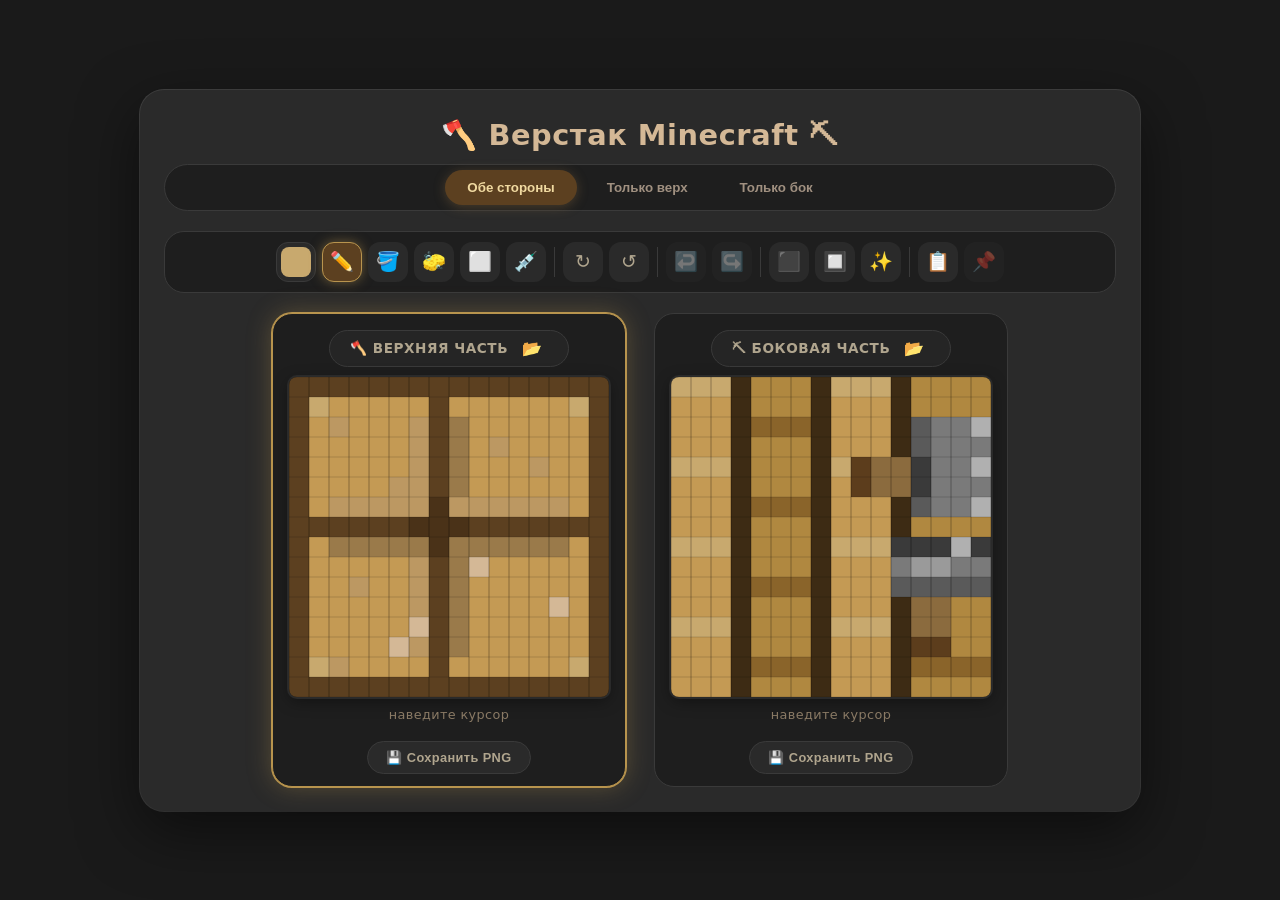
<file: textures/texture_creator.html>
<!DOCTYPE html>
<html lang="ru">
<head>
    <meta charset="UTF-8">
    <meta name="viewport" content="width=device-width, initial-scale=1.0, user-scalable=yes">
    <title>Редактор текстуры верстака Minecraft 16×16</title>
    <style>
        :root {
            --bg: #1a1a1a;
            --surface: #2a2a2a;
            --text: #e0d6c2;
            --accent: #8b6b3e;
            --border: #444;
            --active: #b8944e;
        }
        * {
            margin: 0;
            padding: 0;
            box-sizing: border-box;
        }
        body {
            background: var(--bg);
            font-family: 'Segoe UI', system-ui, sans-serif;
            display: flex;
            justify-content: center;
            align-items: center;
            min-height: 100vh;
            padding: 20px;
            color: var(--text);
        }
        .container {
            background: var(--surface);
            border-radius: 24px;
            padding: 28px 24px 24px;
            box-shadow: 0 20px 60px rgba(0, 0, 0, 0.5), 0 0 0 1px var(--border);
            max-width: 1000px;
            width: 100%;
            display: flex;
            flex-direction: column;
            gap: 20px;
        }
        h1 {
            font-size: 1.8rem;
            font-weight: 700;
            letter-spacing: 0.02em;
            color: #d4b896;
            text-align: center;
            margin-bottom: -8px;
        }
        .view-selector {
            display: flex;
            gap: 8px;
            background: #1e1e1e;
            border-radius: 30px;
            padding: 5px;
            border: 1px solid #3a3a3a;
            justify-content: center;
        }
        .view-btn {
            padding: 10px 22px;
            border-radius: 25px;
            border: none;
            cursor: pointer;
            font-weight: 600;
            background: transparent;
            color: #a09080;
            transition: all 0.25s;
        }
        .view-btn:hover {
            color: #d4b896;
            background: rgba(255, 255, 255, 0.04);
        }
        .view-btn.active {
            background: #5c4020;
            color: #f0d9a0;
            box-shadow: 0 2px 12px rgba(139, 107, 62, 0.4);
        }
        .toolbar {
            display: flex;
            flex-wrap: wrap;
            align-items: center;
            gap: 6px;
            background: #1e1e1e;
            border-radius: 20px;
            padding: 10px 12px;
            border: 1px solid #3a3a3a;
            justify-content: center;
        }
        .tool-btn {
            width: 40px;
            height: 40px;
            border-radius: 12px;
            border: 1px solid transparent;
            background: #2a2a2a;
            font-size: 1.2rem;
            cursor: pointer;
            display: flex;
            align-items: center;
            justify-content: center;
            transition: 0.2s;
            color: #b0a58e;
            position: relative;
        }
        .tool-btn:hover {
            background: #3a3a3a;
            color: #e0d6c2;
        }
        .tool-btn.active {
            background: #5c4020;
            border-color: #b8944e;
            color: #f0d9a0;
            box-shadow: 0 0 12px rgba(184, 148, 78, 0.5);
        }
        .tool-btn:disabled {
            opacity: 0.4;
            cursor: not-allowed;
            pointer-events: none;
        }
        .color-picker {
            width: 40px;
            height: 40px;
            border: none;
            border-radius: 12px;
            cursor: pointer;
            background: #2a2a2a;
            padding: 4px;
            border: 1px solid #3a3a3a;
        }
        .color-picker::-webkit-color-swatch-wrapper {
            padding: 0;
        }
        .color-picker::-webkit-color-swatch {
            border: none;
            border-radius: 8px;
        }
        .tool-separator {
            width: 1px;
            height: 30px;
            background: #3a3a3a;
            margin: 0 2px;
        }
        .textures-row {
            display: flex;
            gap: 28px;
            flex-wrap: wrap;
            justify-content: center;
        }
        .texture-card {
            background: #1e1e1e;
            border-radius: 20px;
            padding: 16px 16px 12px;
            border: 1px solid #3a3a3a;
            display: flex;
            flex-direction: column;
            align-items: center;
            gap: 10px;
            transition: all 0.25s;
            position: relative;
        }
        .texture-card.active-edit {
            border-color: var(--active);
            box-shadow: 0 0 24px rgba(184, 148, 78, 0.35), 0 0 0 1px var(--active);
        }
        .texture-label {
            font-weight: 700;
            letter-spacing: 0.04em;
            text-transform: uppercase;
            color: #b0a58e;
            background: #252525;
            padding: 6px 20px;
            border-radius: 20px;
            border: 1px solid #3a3a3a;
            font-size: 0.85rem;
            display: flex;
            align-items: center;
            gap: 8px;
        }
        .texture-label .load-btn {
            background: none;
            border: none;
            color: #b0a58e;
            cursor: pointer;
            font-size: 1rem;
            padding: 2px 6px;
            border-radius: 8px;
            transition: 0.2s;
        }
        .texture-label .load-btn:hover {
            background: #3a3a3a;
            color: #f0d9a0;
        }
        canvas {
            border-radius: 8px;
            image-rendering: crisp-edges;
            image-rendering: pixelated;
            box-shadow: 0 0 0 2px #2a2a2a, 0 4px 16px rgba(0, 0, 0, 0.4);
            cursor: crosshair;
            background: #111;
        }
        canvas.paste-mode {
            cursor: copy;
            box-shadow: 0 0 0 3px #f0d9a0, 0 0 20px rgba(240, 217, 160, 0.4);
        }
        .pixel-info {
            font-size: 0.8rem;
            color: #8a7a65;
            min-height: 24px;
            letter-spacing: 0.03em;
            transition: color 0.2s;
        }
        .save-btn {
            background: #2a2a2a;
            border: 1px solid #3a3a3a;
            border-radius: 20px;
            padding: 8px 18px;
            color: #b0a58e;
            font-weight: 600;
            font-size: 0.8rem;
            cursor: pointer;
            display: flex;
            align-items: center;
            gap: 6px;
            transition: 0.2s;
            letter-spacing: 0.03em;
        }
        .save-btn:hover {
            background: #3a3a3a;
            color: #f0d9a0;
            border-color: #6b5030;
        }
        .paste-indicator {
            font-size: 0.8rem;
            color: #f0d9a0;
            background: #5c4020;
            padding: 4px 14px;
            border-radius: 14px;
            display: none;
            align-items: center;
            gap: 6px;
        }
        .paste-indicator.visible {
            display: inline-flex;
        }
        @media (max-width: 750px) {
            .textures-row { gap: 16px; }
            .toolbar { gap: 3px; padding: 6px; }
            .tool-btn { width: 34px; height: 34px; font-size: 1rem; }
            canvas { width: 260px; height: 260px; }
        }
    </style>
</head>
<body>
<div class="container">
    <h1>🪓 Верстак Minecraft ⛏</h1>

    <div class="view-selector" id="viewSelector">
        <button class="view-btn active" data-view="both">Обе стороны</button>
        <button class="view-btn" data-view="top">Только верх</button>
        <button class="view-btn" data-view="side">Только бок</button>
    </div>

    <div class="toolbar" id="toolbar">
        <input type="color" id="colorPicker" class="color-picker" value="#c8a96e" title="Текущий цвет">

        <button class="tool-btn active" data-tool="pen" title="Карандаш (рисовать)">✏️</button>
        <button class="tool-btn" data-tool="fill" title="Заливка (ведро)">🪣</button>
        <button class="tool-btn" data-tool="eraser" title="Ластик (прозрачность)">🧽</button>
        <button class="tool-btn" data-tool="select" title="Выделение области">⬜</button>
        <button class="tool-btn" data-tool="eyedropper" title="Пипетка (взять цвет)">💉</button>

        <span class="tool-separator"></span>

        <button class="tool-btn" id="rotateCW" title="Повернуть по часовой">↻</button>
        <button class="tool-btn" id="rotateCCW" title="Повернуть против часовой">↺</button>

        <span class="tool-separator"></span>

        <button class="tool-btn" id="undoBtn" title="Назад (Ctrl+Z)">↩️</button>
        <button class="tool-btn" id="redoBtn" title="Вперёд (Ctrl+Y)">↪️</button>

        <span class="tool-separator"></span>

        <button class="tool-btn" id="fillSolid" title="Залить выделение сплошным">⬛</button>
        <button class="tool-btn" id="fillGrid" title="Залить выделение решёткой">🔲</button>
        <button class="tool-btn" id="smoothBtn" title="Сгладить выделение">✨</button>

        <span class="tool-separator"></span>

        <button class="tool-btn" id="copyBtn" title="Копировать выделенное (Ctrl+C)">📋</button>
        <button class="tool-btn" id="pasteBtn" title="Вставить скопированное">📌</button>

        <span class="paste-indicator" id="pasteIndicator">📌 Режим вставки (Esc – отмена)</span>
    </div>

    <div class="textures-row" id="texturesRow">
        <div class="texture-card active-edit" id="cardTop">
            <span class="texture-label">
                🪓 Верхняя часть
                <button class="load-btn" id="loadTopBtn" title="Загрузить изображение">📂</button>
            </span>
            <canvas id="canvasTop" width="320" height="320"></canvas>
            <span class="pixel-info" id="pixelInfoTop">наведите курсор</span>
            <button class="save-btn" id="saveTop">💾 Сохранить PNG</button>
        </div>
        <div class="texture-card" id="cardSide">
            <span class="texture-label">
                ⛏ Боковая часть
                <button class="load-btn" id="loadSideBtn" title="Загрузить изображение">📂</button>
            </span>
            <canvas id="canvasSide" width="320" height="320"></canvas>
            <span class="pixel-info" id="pixelInfoSide">наведите курсор</span>
            <button class="save-btn" id="saveSide">💾 Сохранить PNG</button>
        </div>
    </div>
</div>

<input type="file" id="fileInputTop" accept="image/*" style="display:none">
<input type="file" id="fileInputSide" accept="image/*" style="display:none">

<script>
    (function() {
        const SCALE = 20;
        const TEX_SIZE = 16;
        const CANVAS_SIZE = TEX_SIZE * SCALE;
        const TRANSPARENT = 'transparent'; // специальное значение прозрачного пикселя

        const PALETTE = {
            woodLight: '#c8a96e',
            woodMid: '#bc9862',
            woodDark: '#9a7a4a',
            woodDarker: '#7a5c34',
            woodVeryDark: '#5c4020',
            woodShadow: '#4a3218',
            woodHighlight: '#d4b896',
            woodPlankLight: '#c49a54',
            woodPlankMid: '#b08840',
            woodPlankDark: '#8a642a',
            woodPlankLine: '#3d2b14',
            ironLight: '#9a9a9a',
            ironMid: '#7a7a7a',
            ironDark: '#5a5a5a',
            ironVeryDark: '#3a3a3a',
            ironEdge: '#b0b0b0',
            handleLight: '#8b6b3e',
            handleDark: '#5c3d1c',
            sawTooth: '#d4d4d4',
            sawBlade: '#8a8a8a'
        };

        function createTopTexture() {
            const t = PALETTE;
            const data = Array(TEX_SIZE).fill().map(() => Array(TEX_SIZE).fill(t.woodPlankLight));
            for (let i = 0; i < TEX_SIZE; i++) {
                data[0][i] = t.woodVeryDark;
                data[TEX_SIZE - 1][i] = t.woodVeryDark;
                data[i][0] = t.woodVeryDark;
                data[i][TEX_SIZE - 1] = t.woodVeryDark;
            }
            const cx = 7, cy = 7;
            for (let x = 1; x < TEX_SIZE - 1; x++) data[cy][x] = t.woodVeryDark;
            for (let y = 1; y < TEX_SIZE - 1; y++) data[y][cx] = t.woodVeryDark;
            for (let x = 2; x < TEX_SIZE - 2; x++)
                if (data[cy - 1][x] === t.woodPlankLight) data[cy - 1][x] = t.woodMid;
            for (let x = 2; x < TEX_SIZE - 2; x++)
                if (data[cy + 1][x] === t.woodPlankLight) data[cy + 1][x] = t.woodDark;
            for (let y = 2; y < TEX_SIZE - 2; y++)
                if (data[y][cx - 1] === t.woodPlankLight) data[y][cx - 1] = t.woodMid;
            for (let y = 2; y < TEX_SIZE - 2; y++)
                if (data[y][cx + 1] === t.woodPlankLight) data[y][cx + 1] = t.woodDark;
            data[cy][cx] = t.woodShadow;
            data[cy - 1][cx] = t.woodShadow;
            data[cy + 1][cx] = t.woodShadow;
            data[cy][cx - 1] = t.woodShadow;
            data[cy][cx + 1] = t.woodShadow;
            const specks = [[2,2],[4,12],[10,3],[13,5],[3,10],[11,13],[14,2],[5,5],[9,9],[12,6]];
            specks.forEach(([y, x]) => {
                if (y>0 && y<TEX_SIZE-1 && x>0 && x<TEX_SIZE-1) data[y][x] = (y+x)%3===0 ? t.woodHighlight : t.woodMid;
            });
            data[1][1] = t.woodLight;
            data[1][TEX_SIZE-2] = t.woodLight;
            data[TEX_SIZE-2][1] = t.woodLight;
            data[TEX_SIZE-2][TEX_SIZE-2] = t.woodLight;
            return data;
        }

        function createSideTexture() {
            const t = PALETTE;
            const data = Array(TEX_SIZE).fill().map(() => Array(TEX_SIZE).fill(t.woodPlankLight));
            for (let y = 0; y < TEX_SIZE; y++) {
                for (let x = 0; x < TEX_SIZE; x++) {
                    const sec = Math.floor(x/4);
                    data[y][x] = (sec===0 || sec===2) ? t.woodPlankLight : t.woodPlankMid;
                }
            }
            for (let y = 0; y < TEX_SIZE; y++) { data[y][3]=t.woodPlankLine; data[y][7]=t.woodPlankLine; data[y][11]=t.woodPlankLine; }
            for (let y = 0; y < TEX_SIZE; y++) {
                for (let x = 0; x < TEX_SIZE; x++) {
                    if (x===3||x===7||x===11) continue;
                    if (y%4===0 && data[y][x]===t.woodPlankLight) data[y][x]=t.woodLight;
                    else if (y%4===2 && data[y][x]===t.woodPlankMid) data[y][x]=t.woodPlankDark;
                }
            }
            for (let y=2; y<=6; y++) for (let x=12; x<=14; x++) data[y][x]=t.ironMid;
            data[2][15]=t.ironEdge; data[3][15]=t.ironMid; data[4][15]=t.ironEdge; data[5][15]=t.ironMid; data[6][15]=t.ironEdge;
            for (let y=2; y<=6; y++) data[y][12]=t.ironDark;
            data[4][10]=t.handleLight; data[4][11]=t.handleLight; data[5][10]=t.handleLight; data[5][11]=t.handleLight;
            data[4][9]=t.handleDark; data[5][9]=t.handleDark;
            data[4][12]=t.ironVeryDark; data[5][12]=t.ironVeryDark;
            for (let y=8; y<=13; y++) { data[y][12]=t.handleLight; data[y][13]=t.handleLight; }
            for (let x=11; x<=15; x++) { data[8][x]=t.ironEdge; data[9][x]=t.ironMid; data[10][x]=t.ironDark; }
            data[9][12]=t.ironLight; data[9][13]=t.ironLight;
            data[8][11]=t.ironVeryDark; data[8][15]=t.ironVeryDark; data[8][12]=t.ironVeryDark; data[8][13]=t.ironVeryDark;
            data[13][12]=t.handleDark; data[13][13]=t.handleDark;
            return data;
        }

        let topTexture = createTopTexture();
        let sideTexture = createSideTexture();
        let activeSide = 'top';
        let currentColor = '#c8a96e';
        let currentTool = 'pen';
        let selection = null;
        let isSelecting = false;
        let selectStart = null;
        let selectEnd = null;

        let clipboard = null;
        let pasteMode = false;

        const historyTop = [];
        const historySide = [];
        let historyIdxTop = -1;
        let historyIdxSide = -1;

        function deepCopyTex(tex) {
            return tex.map(row => [...row]);
        }

        function pushHistory(side) {
            const tex = side === 'top' ? topTexture : sideTexture;
            const historyArr = side === 'top' ? historyTop : historySide;
            let idxRef = side === 'top' ? historyIdxTop : historyIdxSide;
            const copy = deepCopyTex(tex);
            if (idxRef < historyArr.length - 1) historyArr.splice(idxRef + 1);
            historyArr.push(copy);
            if (historyArr.length > 50) historyArr.shift();
            if (side === 'top') historyIdxTop = historyArr.length - 1;
            else historyIdxSide = historyArr.length - 1;
            updateUndoRedoButtons();
        }

        function performUndo(side) {
            const historyArr = side === 'top' ? historyTop : historySide;
            let idxRef = side === 'top' ? historyIdxTop : historyIdxSide;
            if (idxRef <= 0) return;
            idxRef--;
            if (side === 'top') {
                historyIdxTop = idxRef;
                topTexture = deepCopyTex(historyArr[idxRef]);
            } else {
                historyIdxSide = idxRef;
                sideTexture = deepCopyTex(historyArr[idxRef]);
            }
            selection = null;
            redrawAll();
            updateUndoRedoButtons();
        }

        function performRedo(side) {
            const historyArr = side === 'top' ? historyTop : historySide;
            let idxRef = side === 'top' ? historyIdxTop : historyIdxSide;
            if (idxRef >= historyArr.length - 1) return;
            idxRef++;
            if (side === 'top') {
                historyIdxTop = idxRef;
                topTexture = deepCopyTex(historyArr[idxRef]);
            } else {
                historyIdxSide = idxRef;
                sideTexture = deepCopyTex(historyArr[idxRef]);
            }
            selection = null;
            redrawAll();
            updateUndoRedoButtons();
        }

        function updateUndoRedoButtons() {
            const undoBtn = document.getElementById('undoBtn');
            const redoBtn = document.getElementById('redoBtn');
            const idx = activeSide === 'top' ? historyIdxTop : historyIdxSide;
            const arr = activeSide === 'top' ? historyTop : historySide;
            undoBtn.disabled = idx <= 0;
            redoBtn.disabled = idx >= arr.length - 1;
        }

        const canvasTop = document.getElementById('canvasTop');
        const canvasSide = document.getElementById('canvasSide');
        const cardTop = document.getElementById('cardTop');
        const cardSide = document.getElementById('cardSide');
        const pixelInfoTop = document.getElementById('pixelInfoTop');
        const pixelInfoSide = document.getElementById('pixelInfoSide');
        const colorPicker = document.getElementById('colorPicker');
        const viewSelector = document.getElementById('viewSelector');
        const pasteIndicator = document.getElementById('pasteIndicator');
        const copyBtn = document.getElementById('copyBtn');
        const pasteBtn = document.getElementById('pasteBtn');
        const smoothBtn = document.getElementById('smoothBtn');

        function getActiveTextureData() {
            return activeSide === 'top' ? topTexture : sideTexture;
        }

        function getActiveCanvas() {
            return activeSide === 'top' ? canvasTop : canvasSide;
        }

        function mouseToTexel(canvas, e) {
            const rect = canvas.getBoundingClientRect();
            const cssScaleX = rect.width / canvas.width;
            const cssScaleY = rect.height / canvas.height;
            const canvasX = (e.clientX - rect.left) / cssScaleX;
            const canvasY = (e.clientY - rect.top) / cssScaleY;
            const tx = Math.floor(canvasX / SCALE);
            const ty = Math.floor(canvasY / SCALE);
            if (tx >= 0 && tx < TEX_SIZE && ty >= 0 && ty < TEX_SIZE) return { x: tx, y: ty };
            return null;
        }

        function drawCheckerboard(ctx) {
            for (let y = 0; y < TEX_SIZE; y++) {
                for (let x = 0; x < TEX_SIZE; x++) {
                    ctx.fillStyle = (x + y) % 2 === 0 ? '#cccccc' : '#ffffff';
                    ctx.fillRect(x * SCALE, y * SCALE, SCALE, SCALE);
                }
            }
        }

        function drawTexture(canvas, textureData, selectionRect = null) {
            const ctx = canvas.getContext('2d');
            canvas.width = CANVAS_SIZE;
            canvas.height = CANVAS_SIZE;
            ctx.clearRect(0, 0, CANVAS_SIZE, CANVAS_SIZE);
            drawCheckerboard(ctx);
            for (let y = 0; y < TEX_SIZE; y++) {
                for (let x = 0; x < TEX_SIZE; x++) {
                    const col = textureData[y][x];
                    if (col !== TRANSPARENT) {
                        ctx.fillStyle = col;
                        ctx.fillRect(x * SCALE, y * SCALE, SCALE, SCALE);
                    }
                }
            }
            ctx.strokeStyle = 'rgba(0,0,0,0.2)';
            ctx.lineWidth = 0.8;
            for (let i = 0; i <= TEX_SIZE; i++) {
                const pos = i * SCALE;
                ctx.beginPath();
                ctx.moveTo(pos, 0);
                ctx.lineTo(pos, CANVAS_SIZE);
                ctx.stroke();
                ctx.moveTo(0, pos);
                ctx.lineTo(CANVAS_SIZE, pos);
                ctx.stroke();
            }
            if (selectionRect && selectionRect.w > 0 && selectionRect.h > 0) {
                ctx.save();
                ctx.strokeStyle = '#f0d9a0';
                ctx.lineWidth = 3;
                ctx.setLineDash([6, 4]);
                ctx.strokeRect(
                    selectionRect.x * SCALE,
                    selectionRect.y * SCALE,
                    selectionRect.w * SCALE,
                    selectionRect.h * SCALE
                );
                ctx.restore();
            }
        }

        function redrawActive() {
            drawTexture(getActiveCanvas(), getActiveTextureData(), selection);
        }

        function redrawAll() {
            drawTexture(canvasTop, topTexture, (activeSide === 'top' ? selection : null));
            drawTexture(canvasSide, sideTexture, (activeSide === 'side' ? selection : null));
        }

        function floodFill(texData, startX, startY, fillColor) {
            const targetColor = texData[startY][startX];
            if (targetColor === fillColor) return;
            const queue = [[startX, startY]];
            const visited = Array(TEX_SIZE).fill().map(() => Array(TEX_SIZE).fill(false));
            visited[startY][startX] = true;
            const dirs = [[1,0],[-1,0],[0,1],[0,-1]];
            while (queue.length) {
                const [x, y] = queue.shift();
                texData[y][x] = fillColor;
                for (const [dx, dy] of dirs) {
                    const nx = x + dx, ny = y + dy;
                    if (nx >= 0 && nx < TEX_SIZE && ny >= 0 && ny < TEX_SIZE && !visited[ny][nx] && texData[ny][nx] === targetColor) {
                        visited[ny][nx] = true;
                        queue.push([nx, ny]);
                    }
                }
            }
        }

        function rotateCW(arr) {
            const n = TEX_SIZE;
            const rotated = Array(n).fill().map(() => Array(n));
            for (let y = 0; y < n; y++)
                for (let x = 0; x < n; x++)
                    rotated[x][n - 1 - y] = arr[y][x];
            return rotated;
        }

        function rotateCCW(arr) {
            const n = TEX_SIZE;
            const rotated = Array(n).fill().map(() => Array(n));
            for (let y = 0; y < n; y++)
                for (let x = 0; x < n; x++)
                    rotated[n - 1 - x][y] = arr[y][x];
            return rotated;
        }

        function fillSelectionSolid() {
            if (!selection || selection.w <= 0 || selection.h <= 0) return;
            const data = getActiveTextureData();
            const { x, y, w, h } = selection;
            for (let dy = 0; dy < h; dy++)
                for (let dx = 0; dx < w; dx++)
                    data[y + dy][x + dx] = currentColor;
            pushHistory(activeSide);
            redrawActive();
        }

        function fillSelectionGrid() {
            if (!selection || selection.w <= 0 || selection.h <= 0) return;
            const data = getActiveTextureData();
            const { x, y, w, h } = selection;
            for (let dy = 0; dy < h; dy++)
                for (let dx = 0; dx < w; dx++)
                    if ((dx + dy) % 2 === 0) data[y + dy][x + dx] = currentColor;
            pushHistory(activeSide);
            redrawActive();
        }

        function smoothSelection() {
            if (!selection || selection.w <= 0 || selection.h <= 0) return;
            const data = getActiveTextureData();
            const { x: sx, y: sy, w, h } = selection;
            const copy = deepCopyTex(data);
            for (let dy = 0; dy < h; dy++) {
                for (let dx = 0; dx < w; dx++) {
                    const px = sx + dx;
                    const py = sy + dy;
                    let r = 0, g = 0, b = 0, count = 0;
                    for (let ny = py - 1; ny <= py + 1; ny++) {
                        for (let nx = px - 1; nx <= px + 1; nx++) {
                            if (nx >= 0 && nx < TEX_SIZE && ny >= 0 && ny < TEX_SIZE) {
                                const hex = copy[ny][nx];
                                if (hex !== TRANSPARENT) {
                                    const rgb = hexToRgb(hex);
                                    r += rgb.r; g += rgb.g; b += rgb.b;
                                    count++;
                                }
                            }
                        }
                    }
                    if (count > 0) {
                        data[py][px] = rgbToHex(Math.round(r/count), Math.round(g/count), Math.round(b/count));
                    } // иначе оставляем как есть (прозрачный или что было)
                }
            }
            pushHistory(activeSide);
            redrawActive();
        }

        function hexToRgb(hex) {
            const c = hex.substring(1);
            const bigint = parseInt(c, 16);
            return { r: (bigint >> 16) & 255, g: (bigint >> 8) & 255, b: bigint & 255 };
        }

        function rgbToHex(r, g, b) {
            return '#' + ((1 << 24) + (r << 16) + (g << 8) + b).toString(16).slice(1);
        }

        function copySelection() {
            if (!selection || selection.w <= 0 || selection.h <= 0) return;
            const data = getActiveTextureData();
            const { x, y, w, h } = selection;
            const copied = Array(h).fill().map(() => Array(w));
            for (let dy = 0; dy < h; dy++)
                for (let dx = 0; dx < w; dx++)
                    copied[dy][dx] = data[y + dy][x + dx];
            clipboard = { data: copied, w, h };
            pasteBtn.disabled = false;
            copyBtn.style.background = '#4a3a1a';
            setTimeout(() => { copyBtn.style.background = ''; }, 200);
        }

        function enterPasteMode() {
            if (!clipboard) return;
            pasteMode = true;
            currentTool = null;
            document.querySelectorAll('.tool-btn[data-tool]').forEach(b => b.classList.remove('active'));
            pasteBtn.classList.add('active');
            pasteIndicator.classList.add('visible');
            canvasTop.classList.add('paste-mode');
            canvasSide.classList.add('paste-mode');
            selection = null;
            redrawAll();
        }

        function exitPasteMode() {
            pasteMode = false;
            pasteBtn.classList.remove('active');
            pasteIndicator.classList.remove('visible');
            canvasTop.classList.remove('paste-mode');
            canvasSide.classList.remove('paste-mode');
            currentTool = 'pen';
            document.querySelectorAll('.tool-btn[data-tool]').forEach(b => b.classList.remove('active'));
            const penBtn = document.querySelector('.tool-btn[data-tool="pen"]');
            if (penBtn) penBtn.classList.add('active');
            redrawAll();
        }

        function pasteAt(texel) {
            if (!clipboard || !texel) return;
            const data = getActiveTextureData();
            const { data: cb, w, h } = clipboard;
            for (let dy = 0; dy < h; dy++) {
                for (let dx = 0; dx < w; dx++) {
                    const tx = texel.x + dx;
                    const ty = texel.y + dy;
                    if (tx >= 0 && tx < TEX_SIZE && ty >= 0 && ty < TEX_SIZE) {
                        data[ty][tx] = cb[dy][dx];
                    }
                }
            }
            pushHistory(activeSide);
            redrawActive();
            exitPasteMode();
        }

        function saveTextureAsPNG(textureData, filename) {
            const canvas = document.createElement('canvas');
            canvas.width = TEX_SIZE;
            canvas.height = TEX_SIZE;
            const ctx = canvas.getContext('2d');
            const imageData = ctx.createImageData(TEX_SIZE, TEX_SIZE);
            for (let y = 0; y < TEX_SIZE; y++) {
                for (let x = 0; x < TEX_SIZE; x++) {
                    const idx = (y * TEX_SIZE + x) * 4;
                    const col = textureData[y][x];
                    if (col === TRANSPARENT) {
                        imageData.data[idx] = 0;
                        imageData.data[idx+1] = 0;
                        imageData.data[idx+2] = 0;
                        imageData.data[idx+3] = 0;
                    } else {
                        const { r, g, b } = hexToRgb(col);
                        imageData.data[idx] = r;
                        imageData.data[idx+1] = g;
                        imageData.data[idx+2] = b;
                        imageData.data[idx+3] = 255;
                    }
                }
            }
            ctx.putImageData(imageData, 0, 0);
            const url = canvas.toDataURL('image/png');
            const a = document.createElement('a');
            a.href = url;
            a.download = filename;
            a.click();
        }

        function loadImageToTexture(file, side) {
            const reader = new FileReader();
            reader.onload = function(e) {
                const img = new Image();
                img.onload = function() {
                    const smallCanvas = document.createElement('canvas');
                    smallCanvas.width = TEX_SIZE;
                    smallCanvas.height = TEX_SIZE;
                    const ctx = smallCanvas.getContext('2d');
                    ctx.drawImage(img, 0, 0, TEX_SIZE, TEX_SIZE);
                    const imageData = ctx.getImageData(0, 0, TEX_SIZE, TEX_SIZE);
                    const newTex = Array(TEX_SIZE).fill().map(() => Array(TEX_SIZE));
                    for (let y = 0; y < TEX_SIZE; y++) {
                        for (let x = 0; x < TEX_SIZE; x++) {
                            const i = (y * TEX_SIZE + x) * 4;
                            const r = imageData.data[i];
                            const g = imageData.data[i+1];
                            const b = imageData.data[i+2];
                            const a = imageData.data[i+3];
                            newTex[y][x] = (a < 128) ? TRANSPARENT : rgbToHex(r, g, b);
                        }
                    }
                    if (side === 'top') topTexture = newTex;
                    else sideTexture = newTex;
                    selection = null;
                    pushHistory(side);
                    redrawAll();
                };
                img.src = e.target.result;
            };
            reader.readAsDataURL(file);
        }

        function setActiveSide(side) {
            activeSide = side;
            cardTop.classList.toggle('active-edit', side === 'top');
            cardSide.classList.toggle('active-edit', side === 'side');
            selection = null;
            isSelecting = false;
            if (pasteMode) {
                canvasTop.classList.toggle('paste-mode', true);
                canvasSide.classList.toggle('paste-mode', true);
            }
            updateUndoRedoButtons();
            redrawAll();
        }

        viewSelector.addEventListener('click', (e) => {
            const btn = e.target.closest('button');
            if (!btn) return;
            viewSelector.querySelectorAll('.view-btn').forEach(b => b.classList.remove('active'));
            btn.classList.add('active');
            const view = btn.dataset.view;
            if (view === 'both') {
                cardTop.style.display = '';
                cardSide.style.display = '';
            } else if (view === 'top') {
                cardTop.style.display = '';
                cardSide.style.display = 'none';
                if (activeSide === 'side') setActiveSide('top');
            } else if (view === 'side') {
                cardTop.style.display = 'none';
                cardSide.style.display = '';
                if (activeSide === 'top') setActiveSide('side');
            }
        });

        cardTop.addEventListener('click', (e) => {
            if (e.target.closest('button') || e.target.closest('canvas')) return;
            setActiveSide('top');
        });
        cardSide.addEventListener('click', (e) => {
            if (e.target.closest('button') || e.target.closest('canvas')) return;
            setActiveSide('side');
        });

        document.querySelectorAll('.tool-btn[data-tool]').forEach(btn => {
            btn.addEventListener('click', () => {
                if (pasteMode) exitPasteMode();
                document.querySelectorAll('.tool-btn[data-tool]').forEach(b => b.classList.remove('active'));
                btn.classList.add('active');
                currentTool = btn.dataset.tool;
                if (currentTool !== 'select') {
                    isSelecting = false;
                    selection = null;
                    redrawActive();
                }
            });
        });

        document.getElementById('rotateCW').addEventListener('click', () => {
            if (activeSide === 'top') topTexture = rotateCW(topTexture);
            else sideTexture = rotateCW(sideTexture);
            selection = null;
            pushHistory(activeSide);
            redrawAll();
        });
        document.getElementById('rotateCCW').addEventListener('click', () => {
            if (activeSide === 'top') topTexture = rotateCCW(topTexture);
            else sideTexture = rotateCCW(sideTexture);
            selection = null;
            pushHistory(activeSide);
            redrawAll();
        });

        document.getElementById('fillSolid').addEventListener('click', fillSelectionSolid);
        document.getElementById('fillGrid').addEventListener('click', fillSelectionGrid);
        document.getElementById('smoothBtn').addEventListener('click', smoothSelection);
        document.getElementById('copyBtn').addEventListener('click', copySelection);
        document.getElementById('pasteBtn').addEventListener('click', () => {
            if (pasteMode) exitPasteMode();
            else enterPasteMode();
        });

        document.getElementById('undoBtn').addEventListener('click', () => performUndo(activeSide));
        document.getElementById('redoBtn').addEventListener('click', () => performRedo(activeSide));

        colorPicker.addEventListener('input', (e) => { currentColor = e.target.value; });

        document.getElementById('saveTop').addEventListener('click', () => saveTextureAsPNG(topTexture, 'crafting_table_top.png'));
        document.getElementById('saveSide').addEventListener('click', () => saveTextureAsPNG(sideTexture, 'crafting_table_side.png'));

        document.getElementById('loadTopBtn').addEventListener('click', () => document.getElementById('fileInputTop').click());
        document.getElementById('loadSideBtn').addEventListener('click', () => document.getElementById('fileInputSide').click());
        document.getElementById('fileInputTop').addEventListener('change', (e) => {
            if (e.target.files[0]) loadImageToTexture(e.target.files[0], 'top');
            e.target.value = '';
        });
        document.getElementById('fileInputSide').addEventListener('change', (e) => {
            if (e.target.files[0]) loadImageToTexture(e.target.files[0], 'side');
            e.target.value = '';
        });

        function bindCanvasEvents(canvas, side) {
            let mouseDown = false;
            let lastDrawn = null;

            canvas.addEventListener('mousedown', (e) => {
                if (activeSide !== side) return;
                if (pasteMode) {
                    const texel = mouseToTexel(canvas, e);
                    if (texel) pasteAt(texel);
                    return;
                }
                const texel = mouseToTexel(canvas, e);
                if (!texel) return;
                mouseDown = true;
                const data = getActiveTextureData();

                if (currentTool === 'pen' || currentTool === 'eraser') {
                    const val = currentTool === 'eraser' ? TRANSPARENT : currentColor;
                    data[texel.y][texel.x] = val;
                    lastDrawn = texel;
                    pushHistory(side);
                    redrawActive();
                } else if (currentTool === 'fill') {
                    floodFill(data, texel.x, texel.y, currentColor);
                    pushHistory(side);
                    redrawActive();
                } else if (currentTool === 'eyedropper') {
                    const color = data[texel.y][texel.x];
                    if (color !== TRANSPARENT) {
                        currentColor = color;
                        colorPicker.value = color;
                    }
                } else if (currentTool === 'select') {
                    isSelecting = true;
                    selectStart = texel;
                    selectEnd = texel;
                    selection = { x: texel.x, y: texel.y, w: 1, h: 1 };
                    redrawActive();
                }
            });

            canvas.addEventListener('mousemove', (e) => {
                const texel = mouseToTexel(canvas, e);
                const infoEl = side === 'top' ? pixelInfoTop : pixelInfoSide;
                if (texel) {
                    const data = side === 'top' ? topTexture : sideTexture;
                    const color = data[texel.y][texel.x];
                    if (pasteMode) {
                        infoEl.textContent = 'щёлкните для вставки';
                        infoEl.style.color = '#f0d9a0';
                    } else {
                        if (color === TRANSPARENT) {
                            infoEl.textContent = `пиксель [${texel.x}, ${texel.y}] · прозрачный`;
                            infoEl.style.color = '#888888';
                        } else {
                            infoEl.textContent = `пиксель [${texel.x}, ${texel.y}] · ${color}`;
                            infoEl.style.color = color;
                        }
                    }
                } else {
                    infoEl.textContent = pasteMode ? 'щёлкните для вставки' : 'наведите курсор';
                    infoEl.style.color = pasteMode ? '#f0d9a0' : '#8a7a65';
                }

                if (!mouseDown || pasteMode) return;
                if (activeSide !== side) return;

                if ((currentTool === 'pen' || currentTool === 'eraser') && texel) {
                    const data = getActiveTextureData();
                    if (!lastDrawn || lastDrawn.x !== texel.x || lastDrawn.y !== texel.y) {
                        const val = currentTool === 'eraser' ? TRANSPARENT : currentColor;
                        data[texel.y][texel.x] = val;
                        lastDrawn = texel;
                        pushHistory(side);
                        redrawActive();
                    }
                } else if (currentTool === 'select' && isSelecting && texel) {
                    selectEnd = texel;
                    const x1 = Math.min(selectStart.x, selectEnd.x);
                    const y1 = Math.min(selectStart.y, selectEnd.y);
                    const x2 = Math.max(selectStart.x, selectEnd.x);
                    const y2 = Math.max(selectStart.y, selectEnd.y);
                    selection = { x: x1, y: y1, w: x2 - x1 + 1, h: y2 - y1 + 1 };
                    redrawActive();
                }
            });

            canvas.addEventListener('mouseup', () => {
                if (currentTool === 'select' && isSelecting) {
                    isSelecting = false;
                    if (selection && (selection.w <= 1 && selection.h <= 1)) selection = null;
                    redrawActive();
                }
                mouseDown = false;
                lastDrawn = null;
            });

            canvas.addEventListener('mouseleave', () => {
                mouseDown = false;
                lastDrawn = null;
                if (currentTool === 'select' && isSelecting) isSelecting = false;
                const infoEl = side === 'top' ? pixelInfoTop : pixelInfoSide;
                infoEl.textContent = pasteMode ? 'щёлкните для вставки' : 'наведите курсор';
                infoEl.style.color = pasteMode ? '#f0d9a0' : '#8a7a65';
            });

            canvas.addEventListener('contextmenu', (e) => {
                e.preventDefault();
                if (pasteMode) exitPasteMode();
            });
        }

        bindCanvasEvents(canvasTop, 'top');
        bindCanvasEvents(canvasSide, 'side');

        document.addEventListener('keydown', (e) => {
            if (e.ctrlKey && e.key === 'z') {
                e.preventDefault();
                performUndo(activeSide);
            } else if (e.ctrlKey && (e.key === 'y' || (e.shiftKey && e.key === 'z'))) {
                e.preventDefault();
                performRedo(activeSide);
            } else if (e.ctrlKey && e.key === 'c') {
                if (!pasteMode && selection) {
                    e.preventDefault();
                    copySelection();
                }
            } else if (e.key === 'Escape') {
                if (pasteMode) {
                    e.preventDefault();
                    exitPasteMode();
                }
            }
        });

        pushHistory('top');
        pushHistory('side');
        redrawAll();
        setActiveSide('top');
        pasteBtn.disabled = true;
        updateUndoRedoButtons();
    })();
</script>
</body>
</html>
</file>
